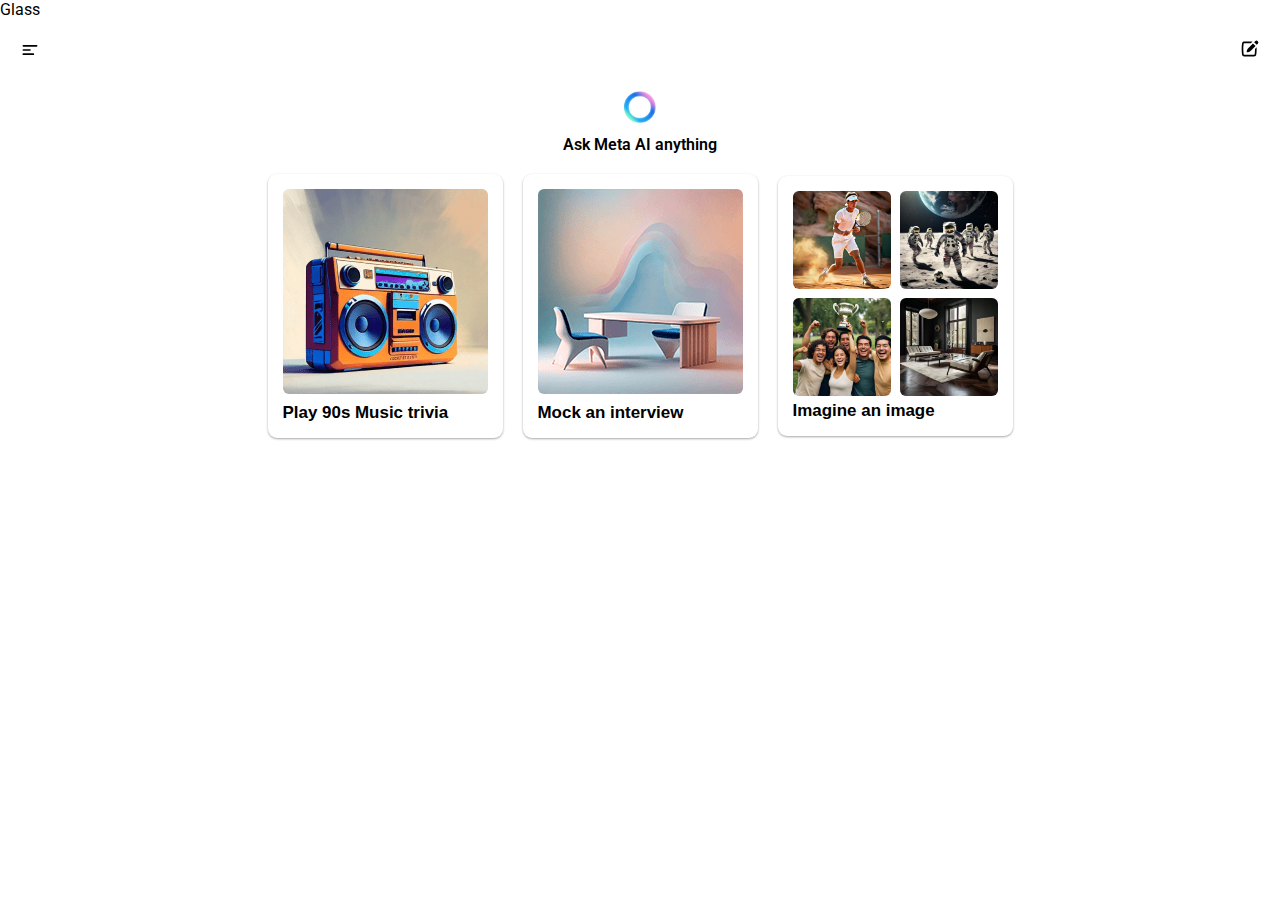
<file: index.html>
<!DOCTYPE html>
<html lang="en">
<head>
    <meta charset="UTF-8">
    <meta name="viewport" content="width=device-width, initial-scale=1.0">
    <meta name="description" content="Use Meta AI assistant to get things done, create AI-generated images for free, and get answers to any of your questions. Meta AI is built on Meta's...">
    <meta name="author" content="meta" >

    <link rel="manifest" href="manifest.json" >
    <link rel="icon" type="image/x-icon" href="icons/fav.ico" >
    <link rel="apple-touch-icon" type="image/png" href="icons/favicon/apple-touch.png" >
    <link rel="stylesheet" href="CSS/style.css">

    <title>Meta AI</title>

    <!-- Fonts -->
    <link rel="preconnect" href="https://fonts.googleapis.com">
    <link rel="preconnect" href="https://fonts.gstatic.com" crossorigin>
    <link href="https://fonts.googleapis.com/css2?family=Roboto:ital,wght@0,100;0,300;0,400;0,500;0,700;0,900;1,100;1,300;1,400;1,500;1,700;1,900&display=swap" rel="stylesheet">

    <!-- Icon CDN -->

</head>
<body>

    <a href="back.html">Glass</a>
   
    <!--            Section header            -->
    <header role="banner">
        <div aria-label="Page title" role="heading" aria-level="1" class="sr-only">Meta AI</div>
        <div class="header-div for-sm-screen">
            <button type="button" title="Open menu" aria-label="menu button" class="menu-preview">
                <svg viewBox="0 0 24 24" fill="currentColor"aria-hidden="true"><g clip-path="url(#a)"><path d="M4 6a1 1 0 0 0 0 2h16a1 1 0 1 0 0-2H4zM3 12a1 1 0 0 1 1-1h8a1 1 0 1 1 0 2H4a1 1 0 0 1-1-1zM3 17a1 1 0 0 1 1-1h12a1 1 0 1 1 0 2H4a1 1 0 0 1-1-1z"></path></g><defs><clipPath> <title>Open Menu</title> <path d="M0 0H24V24H0z"></path></clipPath></defs>
                </svg>
            </button>
            <div class="new-conversation">
                <svg viewBox="0 0 24 24" fill="currentColor" aria-hidden="true"><path fill-rule="evenodd" clip-rule="evenodd" d="m9.85 11.01 5.688-5.69 3.141 3.142-5.689 5.689A6.313 6.313 0 0 1 8.526 16 .526.526 0 0 1 8 15.474c0-1.674.665-3.28 1.85-4.464zm7.102-7.103 1.256-1.256a2.221 2.221 0 0 1 3.142 3.14l-1.257 1.257-3.14-3.141zM5.088 3h9.942l-2 2H5.088a.746.746 0 0 0-.454.136.36.36 0 0 0-.145.238C4.254 6.71 4 8.879 4 12c0 3.121.254 5.289.489 6.626a.36.36 0 0 0 .145.238c.09.07.244.136.454.136h11.824c.21 0 .364-.066.454-.136a.36.36 0 0 0 .145-.238C17.746 17.29 18 15.121 18 12v-.03l1.965-1.965c.022.62.035 1.285.035 1.995 0 3.23-.263 5.514-.519 6.972C19.264 20.208 18.167 21 16.912 21H5.088c-1.255 0-2.352-.792-2.569-2.028C2.263 17.514 2 15.23 2 12c0-3.23.263-5.514.519-6.972C2.736 3.792 3.833 3 5.088 3z"><title>Start Conversation</title></path>
                </div>
            </span>
        </div>
    </header>

    <!--            Section Main            -->
    <main>
        <!-- Left side hidden side bar -->
        <div class="left-hidden-bar">
            <div>

            </div>
        </div>

        <!-- Large Screen short navigation -->
        <nav class="top-short-nav shortnav-for-lg">
            <ul>
                <li>
                    <i class="lg-side-logo"></i>
                </li>
                <li>

                </li>
                <li>

                </li>
            </ul>
        </nav>

        <!-- Visually main area of page -->
        <div class="main-area">
            <div class="" role="list" class="main-content-container">
                <div role="listitem" class="logo-wrapper">
                    <img src="icons/favicon/apple-touch.png" alt="meta ai logo">
                    <h2>
                        Ask Meta AI anything
                    </h2>
                </div>
                <div role="listitem" class="img-container">
                    <ul>
                        <li>
                            <img src="images/Ce5gwP36US7.png" alt="ai generated image">
                            <h3>Play 90s Music trivia</h3>
                        </li>
                        <li>
                            <img src="images/sZ5dVvpka1-.png" alt="ai generated image">
                            <h3>Mock an interview</h3>
                        </li>
                        <li>
                            <div class="image-wrapper">
                                <img src="images/fDVSl-dhDUt.jpg" alt="ai image">
                                <img src="images/HpNBMYs1muw.jpg" alt="ai image">
                                <img src="images/main-content-image.jpg" alt="ai image">
                                <img src="images/OWMTf3C1Uqi.jpg" alt="ai image">
                            </div>
                            <h3>Imagine an image</h3>
                        </li>
                    </ul>
                </div>
            </div>
        </div>
    </main>

</body>
</html>
</file>
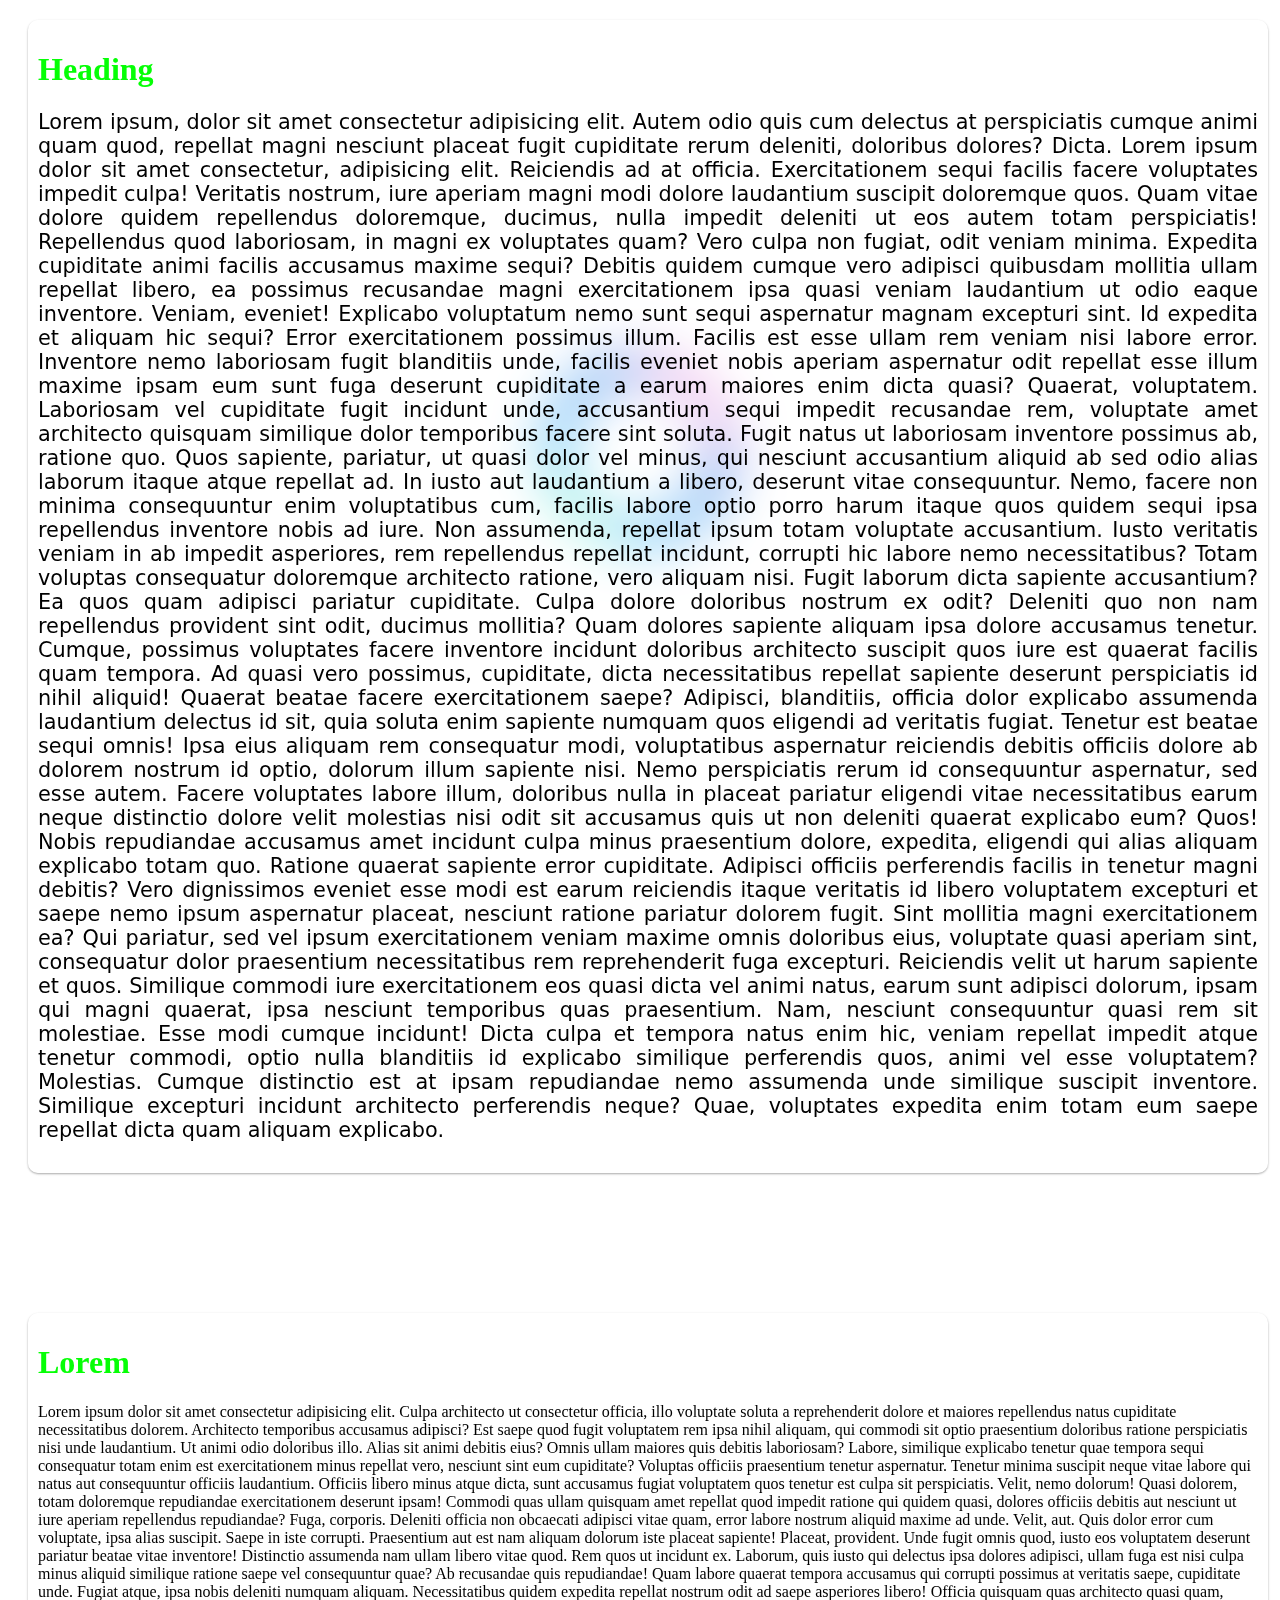
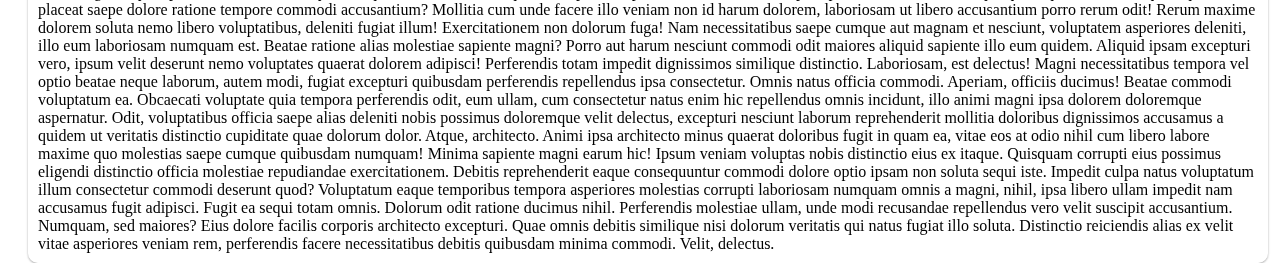
<file: back.html>
<!DOCTYPE html>
<html lang="en">
<head>
    <meta charset="UTF-8">
    <meta name="viewport" content="width=device-width, initial-scale=1.0">
    <title>Document</title>
    <style>
        *{
            box-sizing: border-box;
        }
        .bg-img{
            width: 100%;
            height: 100px;
            display: block;
        }

        body{
            width: 100%;
            height: 100dvh;

            background-image: url(icons/favicon/apple-touch.png);
            background-repeat: no-repeat;
            background-size: 200px 200px;
            background-position: center;
            background-attachment: fixed;
        }

        section, div{
            background-color: rgba(255, 255, 255, 0.4);
            box-shadow: 0 1px 3px rgba(0,0,0,0.12), 0 1px 2px rgba(0,0,0,0.24);
            -webkit-backdrop-filter: blur(25px);
            backdrop-filter: blur(25px);
            color: #000;
            margin: 20px;
            padding: 10px;
            border-radius: 10px;
        }

        p{
            font-size: 1.3rem;
            text-align: justify;
            font-family: system-ui, -apple-system, BlinkMacSystemFont, 'Segoe UI', Roboto, Oxygen, Ubuntu, Cantarell, 'Open Sans', 'Helvetica Neue', sans-serif;
        }

        h1{
            color: rgb(5, 255, 5);
        }
    </style>
</head>
<body>
    
    <section>
        <h1>Heading</h1>
        <p>Lorem ipsum, dolor sit amet consectetur adipisicing elit. Autem odio quis cum delectus at perspiciatis cumque animi quam quod, repellat magni nesciunt placeat fugit cupiditate rerum deleniti, doloribus dolores? Dicta. Lorem ipsum dolor sit amet consectetur, adipisicing elit. Reiciendis ad at officia. Exercitationem sequi facilis facere voluptates impedit culpa! Veritatis nostrum, iure aperiam magni modi dolore laudantium suscipit doloremque quos.
        Quam vitae dolore quidem repellendus doloremque, ducimus, nulla impedit deleniti ut eos autem totam perspiciatis! Repellendus quod laboriosam, in magni ex voluptates quam? Vero culpa non fugiat, odit veniam minima.
        Expedita cupiditate animi facilis accusamus maxime sequi? Debitis quidem cumque vero adipisci quibusdam mollitia ullam repellat libero, ea possimus recusandae magni exercitationem ipsa quasi veniam laudantium ut odio eaque inventore.
        Veniam, eveniet! Explicabo voluptatum nemo sunt sequi aspernatur magnam excepturi sint. Id expedita et aliquam hic sequi? Error exercitationem possimus illum. Facilis est esse ullam rem veniam nisi labore error.
        Inventore nemo laboriosam fugit blanditiis unde, facilis eveniet nobis aperiam aspernatur odit repellat esse illum maxime ipsam eum sunt fuga deserunt cupiditate a earum maiores enim dicta quasi? Quaerat, voluptatem.
        Laboriosam vel cupiditate fugit incidunt unde, accusantium sequi impedit recusandae rem, voluptate amet architecto quisquam similique dolor temporibus facere sint soluta. Fugit natus ut laboriosam inventore possimus ab, ratione quo.
        Quos sapiente, pariatur, ut quasi dolor vel minus, qui nesciunt accusantium aliquid ab sed odio alias laborum itaque atque repellat ad. In iusto aut laudantium a libero, deserunt vitae consequuntur.
        Nemo, facere non minima consequuntur enim voluptatibus cum, facilis labore optio porro harum itaque quos quidem sequi ipsa repellendus inventore nobis ad iure. Non assumenda, repellat ipsum totam voluptate accusantium.
        Iusto veritatis veniam in ab impedit asperiores, rem repellendus repellat incidunt, corrupti hic labore nemo necessitatibus? Totam voluptas consequatur doloremque architecto ratione, vero aliquam nisi. Fugit laborum dicta sapiente accusantium?
        Ea quos quam adipisci pariatur cupiditate. Culpa dolore doloribus nostrum ex odit? Deleniti quo non nam repellendus provident sint odit, ducimus mollitia? Quam dolores sapiente aliquam ipsa dolore accusamus tenetur.
        Cumque, possimus voluptates facere inventore incidunt doloribus architecto suscipit quos iure est quaerat facilis quam tempora. Ad quasi vero possimus, cupiditate, dicta necessitatibus repellat sapiente deserunt perspiciatis id nihil aliquid!
        Quaerat beatae facere exercitationem saepe? Adipisci, blanditiis, officia dolor explicabo assumenda laudantium delectus id sit, quia soluta enim sapiente numquam quos eligendi ad veritatis fugiat. Tenetur est beatae sequi omnis!
        Ipsa eius aliquam rem consequatur modi, voluptatibus aspernatur reiciendis debitis officiis dolore ab dolorem nostrum id optio, dolorum illum sapiente nisi. Nemo perspiciatis rerum id consequuntur aspernatur, sed esse autem.
        Facere voluptates labore illum, doloribus nulla in placeat pariatur eligendi vitae necessitatibus earum neque distinctio dolore velit molestias nisi odit sit accusamus quis ut non deleniti quaerat explicabo eum? Quos!
        Nobis repudiandae accusamus amet incidunt culpa minus praesentium dolore, expedita, eligendi qui alias aliquam explicabo totam quo. Ratione quaerat sapiente error cupiditate. Adipisci officiis perferendis facilis in tenetur magni debitis?
        Vero dignissimos eveniet esse modi est earum reiciendis itaque veritatis id libero voluptatem excepturi et saepe nemo ipsum aspernatur placeat, nesciunt ratione pariatur dolorem fugit. Sint mollitia magni exercitationem ea?
        Qui pariatur, sed vel ipsum exercitationem veniam maxime omnis doloribus eius, voluptate quasi aperiam sint, consequatur dolor praesentium necessitatibus rem reprehenderit fuga excepturi. Reiciendis velit ut harum sapiente et quos.
        Similique commodi iure exercitationem eos quasi dicta vel animi natus, earum sunt adipisci dolorum, ipsam qui magni quaerat, ipsa nesciunt temporibus quas praesentium. Nam, nesciunt consequuntur quasi rem sit molestiae.
        Esse modi cumque incidunt! Dicta culpa et tempora natus enim hic, veniam repellat impedit atque tenetur commodi, optio nulla blanditiis id explicabo similique perferendis quos, animi vel esse voluptatem? Molestias.
        Cumque distinctio est at ipsam repudiandae nemo assumenda unde similique suscipit inventore. Similique excepturi incidunt architecto perferendis neque? Quae, voluptates expedita enim totam eum saepe repellat dicta quam aliquam explicabo.</p>
    </section>

    <span class="bg-img"></span>
    <div>
        <h1>Lorem</h1>
        Lorem ipsum dolor sit amet consectetur adipisicing elit. Culpa architecto ut consectetur officia, illo voluptate soluta a reprehenderit dolore et maiores repellendus natus cupiditate necessitatibus dolorem. Architecto temporibus accusamus adipisci?
        Est saepe quod fugit voluptatem rem ipsa nihil aliquam, qui commodi sit optio praesentium doloribus ratione perspiciatis nisi unde laudantium. Ut animi odio doloribus illo. Alias sit animi debitis eius?
        Omnis ullam maiores quis debitis laboriosam? Labore, similique explicabo tenetur quae tempora sequi consequatur totam enim est exercitationem minus repellat vero, nesciunt sint eum cupiditate? Voluptas officiis praesentium tenetur aspernatur.
        Tenetur minima suscipit neque vitae labore qui natus aut consequuntur officiis laudantium. Officiis libero minus atque dicta, sunt accusamus fugiat voluptatem quos tenetur est culpa sit perspiciatis. Velit, nemo dolorum!
        Quasi dolorem, totam doloremque repudiandae exercitationem deserunt ipsam! Commodi quas ullam quisquam amet repellat quod impedit ratione qui quidem quasi, dolores officiis debitis aut nesciunt ut iure aperiam repellendus repudiandae?
        Fuga, corporis. Deleniti officia non obcaecati adipisci vitae quam, error labore nostrum aliquid maxime ad unde. Velit, aut. Quis dolor error cum voluptate, ipsa alias suscipit. Saepe in iste corrupti.
        Praesentium aut est nam aliquam dolorum iste placeat sapiente! Placeat, provident. Unde fugit omnis quod, iusto eos voluptatem deserunt pariatur beatae vitae inventore! Distinctio assumenda nam ullam libero vitae quod.
        Rem quos ut incidunt ex. Laborum, quis iusto qui delectus ipsa dolores adipisci, ullam fuga est nisi culpa minus aliquid similique ratione saepe vel consequuntur quae? Ab recusandae quis repudiandae!
        Quam labore quaerat tempora accusamus qui corrupti possimus at veritatis saepe, cupiditate unde. Fugiat atque, ipsa nobis deleniti numquam aliquam. Necessitatibus quidem expedita repellat nostrum odit ad saepe asperiores libero!
        Officia quisquam quas architecto quasi quam, placeat saepe dolore ratione tempore commodi accusantium? Mollitia cum unde facere illo veniam non id harum dolorem, laboriosam ut libero accusantium porro rerum odit!
        Rerum maxime dolorem soluta nemo libero voluptatibus, deleniti fugiat illum! Exercitationem non dolorum fuga! Nam necessitatibus saepe cumque aut magnam et nesciunt, voluptatem asperiores deleniti, illo eum laboriosam numquam est.
        Beatae ratione alias molestiae sapiente magni? Porro aut harum nesciunt commodi odit maiores aliquid sapiente illo eum quidem. Aliquid ipsam excepturi vero, ipsum velit deserunt nemo voluptates quaerat dolorem adipisci!
        Perferendis totam impedit dignissimos similique distinctio. Laboriosam, est delectus! Magni necessitatibus tempora vel optio beatae neque laborum, autem modi, fugiat excepturi quibusdam perferendis repellendus ipsa consectetur. Omnis natus officia commodi.
        Aperiam, officiis ducimus! Beatae commodi voluptatum ea. Obcaecati voluptate quia tempora perferendis odit, eum ullam, cum consectetur natus enim hic repellendus omnis incidunt, illo animi magni ipsa dolorem doloremque aspernatur.
        Odit, voluptatibus officia saepe alias deleniti nobis possimus doloremque velit delectus, excepturi nesciunt laborum reprehenderit mollitia doloribus dignissimos accusamus a quidem ut veritatis distinctio cupiditate quae dolorum dolor. Atque, architecto.
        Animi ipsa architecto minus quaerat doloribus fugit in quam ea, vitae eos at odio nihil cum libero labore maxime quo molestias saepe cumque quibusdam numquam! Minima sapiente magni earum hic!
        Ipsum veniam voluptas nobis distinctio eius ex itaque. Quisquam corrupti eius possimus eligendi distinctio officia molestiae repudiandae exercitationem. Debitis reprehenderit eaque consequuntur commodi dolore optio ipsam non soluta sequi iste.
        Impedit culpa natus voluptatum illum consectetur commodi deserunt quod? Voluptatum eaque temporibus tempora asperiores molestias corrupti laboriosam numquam omnis a magni, nihil, ipsa libero ullam impedit nam accusamus fugit adipisci.
        Fugit ea sequi totam omnis. Dolorum odit ratione ducimus nihil. Perferendis molestiae ullam, unde modi recusandae repellendus vero velit suscipit accusantium. Numquam, sed maiores? Eius dolore facilis corporis architecto excepturi.
        Quae omnis debitis similique nisi dolorum veritatis qui natus fugiat illo soluta. Distinctio reiciendis alias ex velit vitae asperiores veniam rem, perferendis facere necessitatibus debitis quibusdam minima commodi. Velit, delectus.
    </div>

</body>
</html>
</file>
<file: CSS/style.css>
/* Targeting all important styles */
@layer all-universal{
    *{
        margin: 0;
        padding: 0;

        box-sizing: border-box;
        font-family: "Roboto", sans-serif;
    }

    a{
        color: #000;
        text-decoration: none;
    }

    li{
        list-style-type: none;
    }

    button{
        background: none;
        border: none;
    }

    /* Screen reader heading */
    header .sr-only{
        position: absolute;
        overflow: hidden;
        top: -100px;
    }
}


/*          Layer: Appearance          */
/*------------------------------------*/
@layer appearance{
    /* Body */
    body{
        background: #ffffff;
    }

    /*              Header               */
    header{
        position: sticky;
        top: 0;
        left: 0;
        right: 0;
        z-index: 1000;
        padding: 20px 20px;
        background: rgba(255, 255, 255, 0.3);
        -webkit-backdrop-filter: blur(30px);
        backdrop-filter: blur(30px);
    }

    /* Header Svgs */
    header svg{
        width: 20px;
        height: auto;
    }

    /* Header Icon div */
    .header-div{
        display: flex;
        align-items: center;
        justify-content: space-between;

    }

    /*               visually main area                */
    .main-area{
        display: flex;
        align-items: center;
        justify-content: center;
    }

    

    .main-content-container{
        display: flex;
        flex-direction: column;
        align-items: center;
        justify-content: center;
        flex-wrap: nowrap;
        flex: 0;
    }

    .logo-wrapper img{
        width: 32px;
        margin-bottom: 8px;
    }

    .logo-wrapper{
        margin-top: 8px;
        text-align: center;
    }

    .logo-wrapper h2{
        font-size: 1rem;
        font-weight: 600;

        margin-bottom: 20px;
    }

    .image-wrapper{
        display: grid;
        gap: 9px;
        grid-template-columns: repeat(2, max-content);
    }

    .image-wrapper img{
        width: 98px;
        border-radius: 6px;
    }

    

    .img-container li{
        padding: 15px;
        border-radius: 9px;

        box-shadow: 0 1px 3px rgba(0,0,0,0.12), 0 1px 2px rgba(0,0,0,0.24);
    }

    .img-container img{
        border-radius: 6px;
    }

    .img-container h3{
        font-size: 1.06rem;
        font-weight: 600;
        margin-top: 5px;
        font-family: "poppins", sans-serif;
    }

    .img-container ul{
        display: flex;
        flex-wrap: wrap;
        align-items: center;
        justify-content: center;
        gap: 20px;
       
        flex: 0;
        /* align-items: center;
        justify-content: center; */
    }

    
}

/*Layers: small screen content*/
@layer small-screen-content{

}

/*Layers: large screen contetn*/
@layer large-screen-content{

}
</file>
